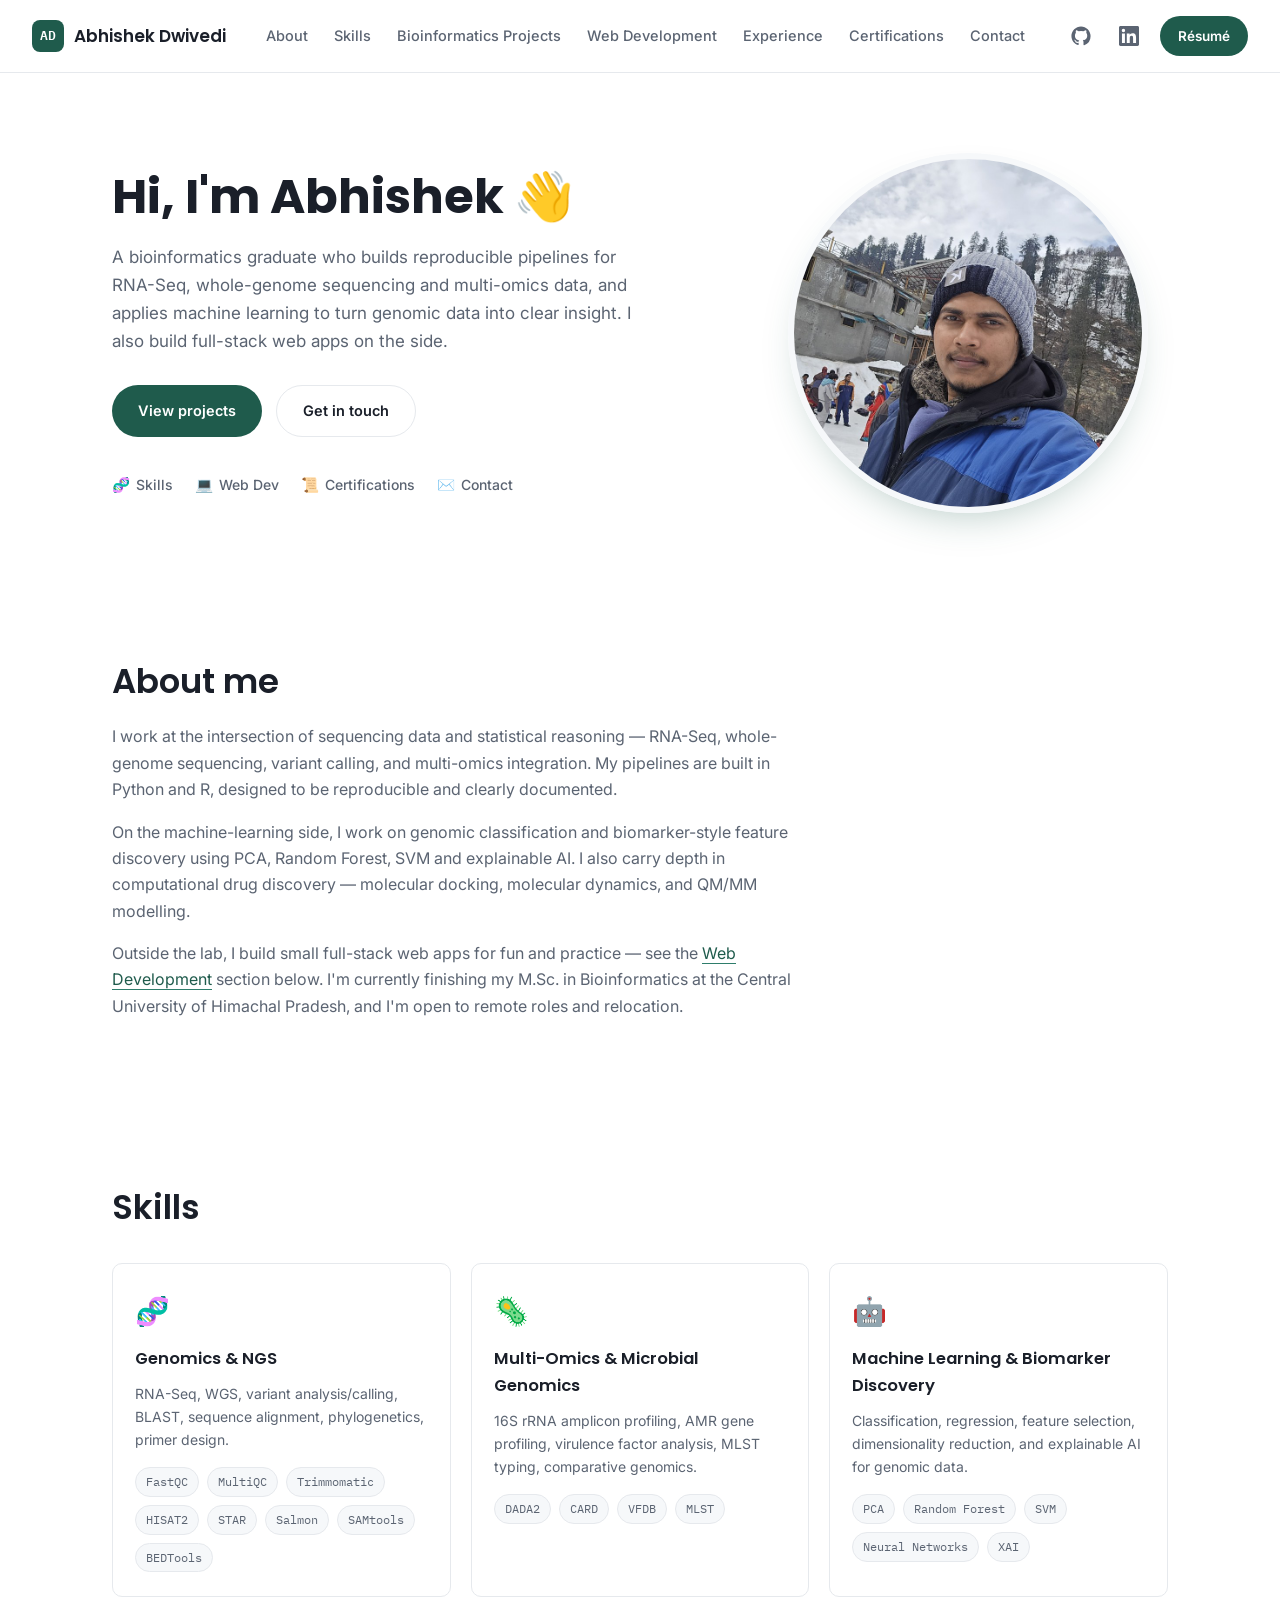
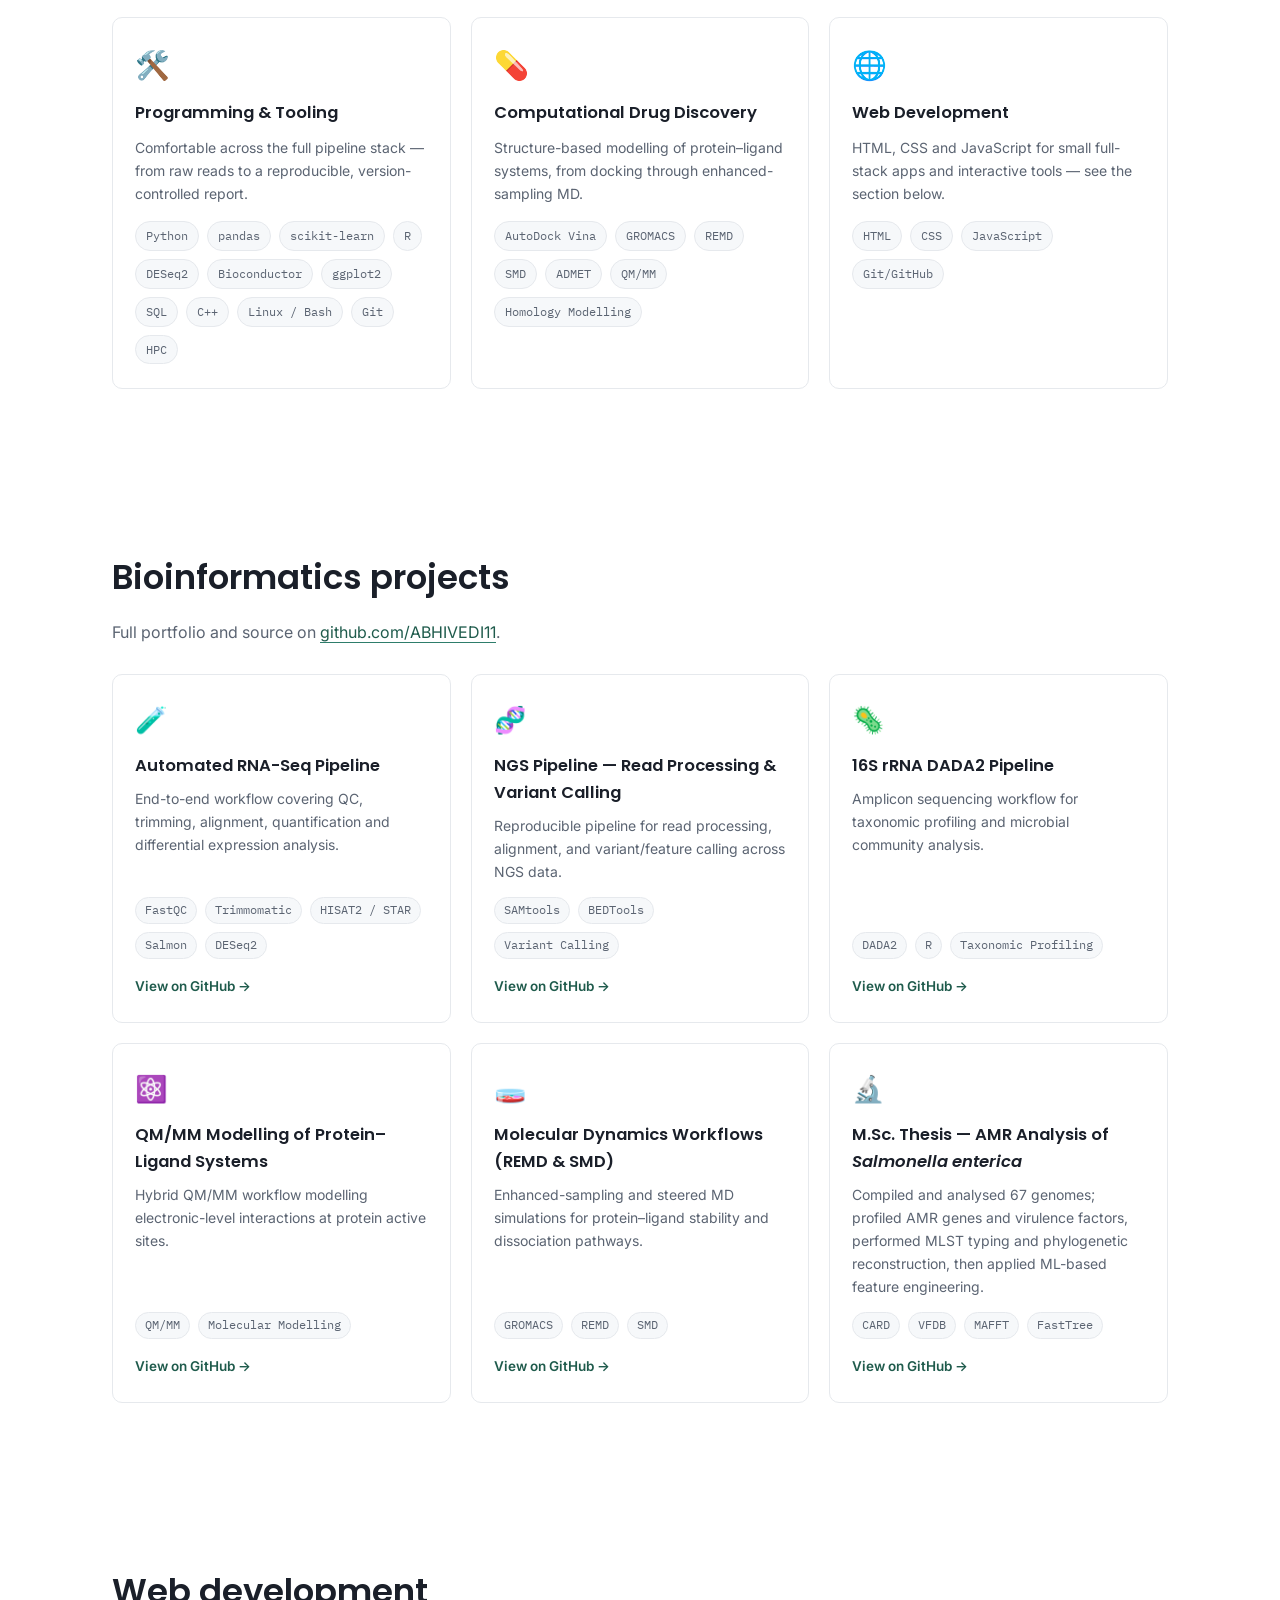
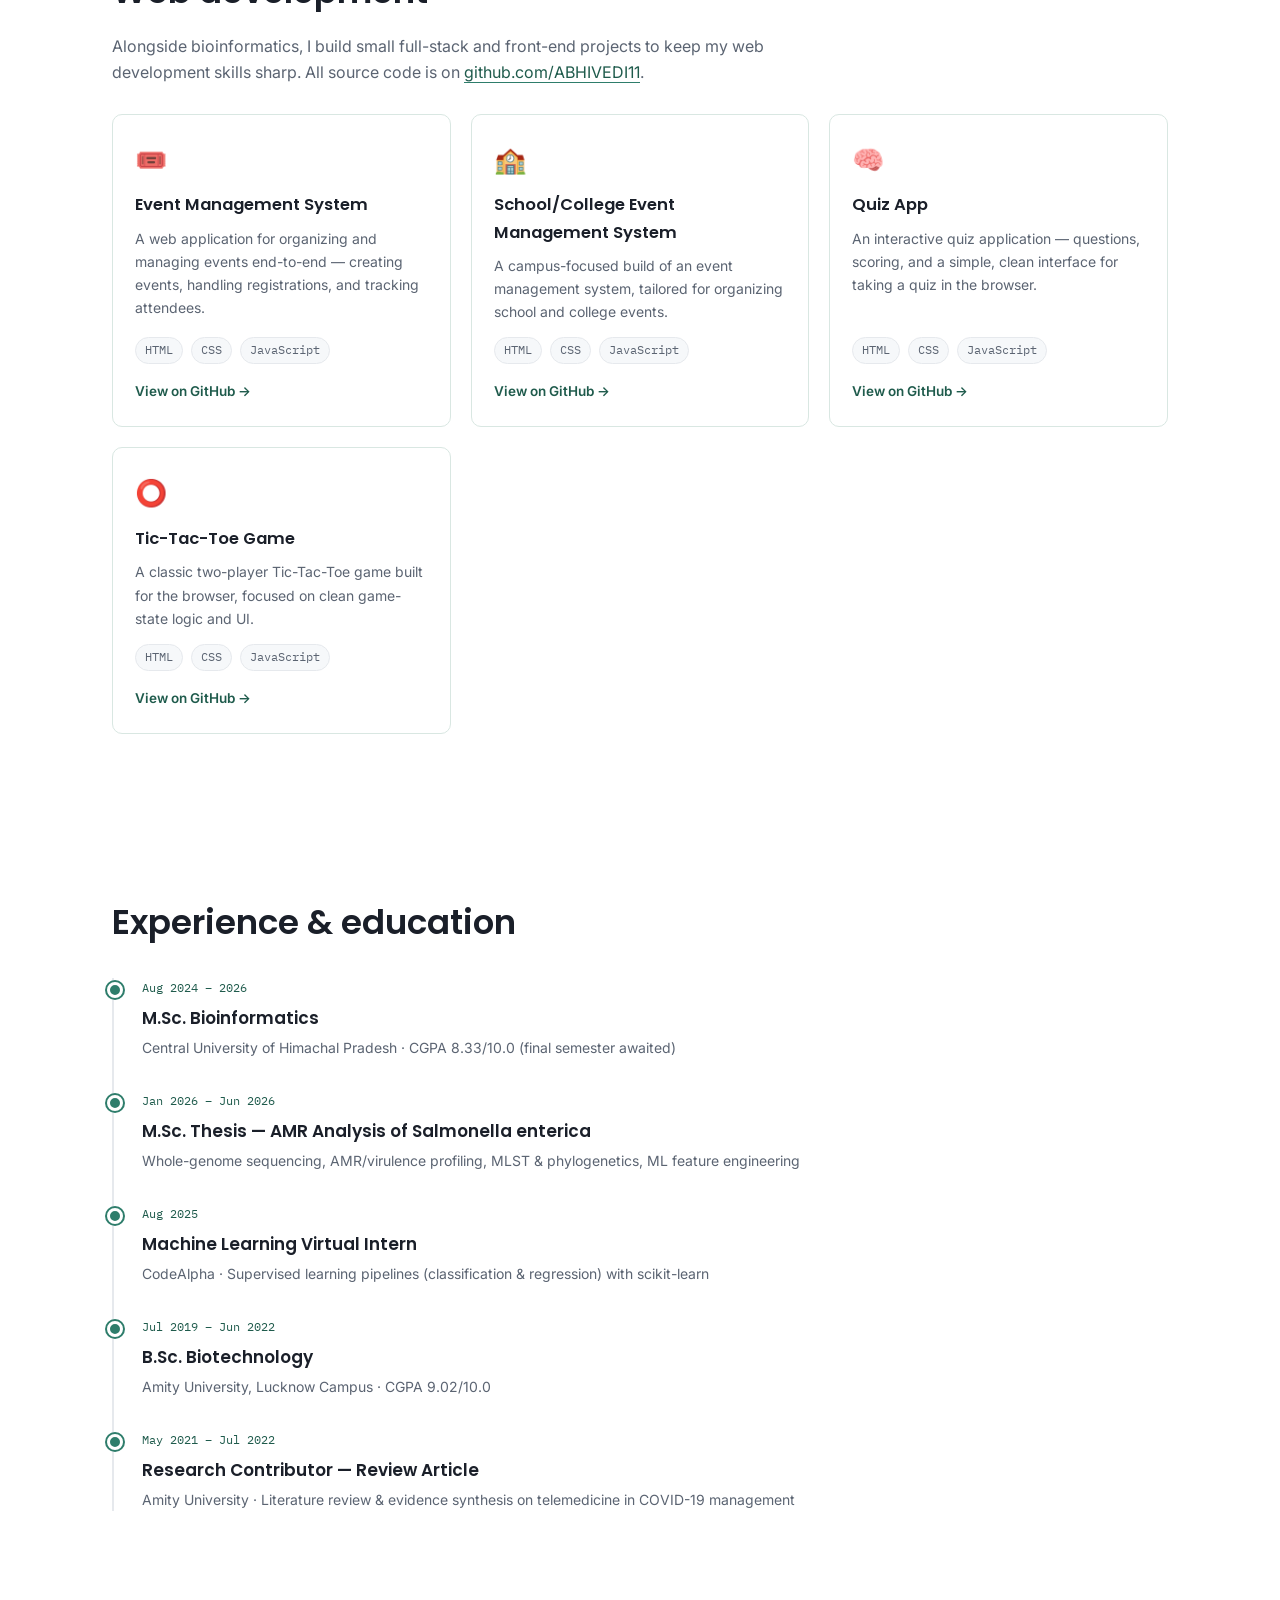
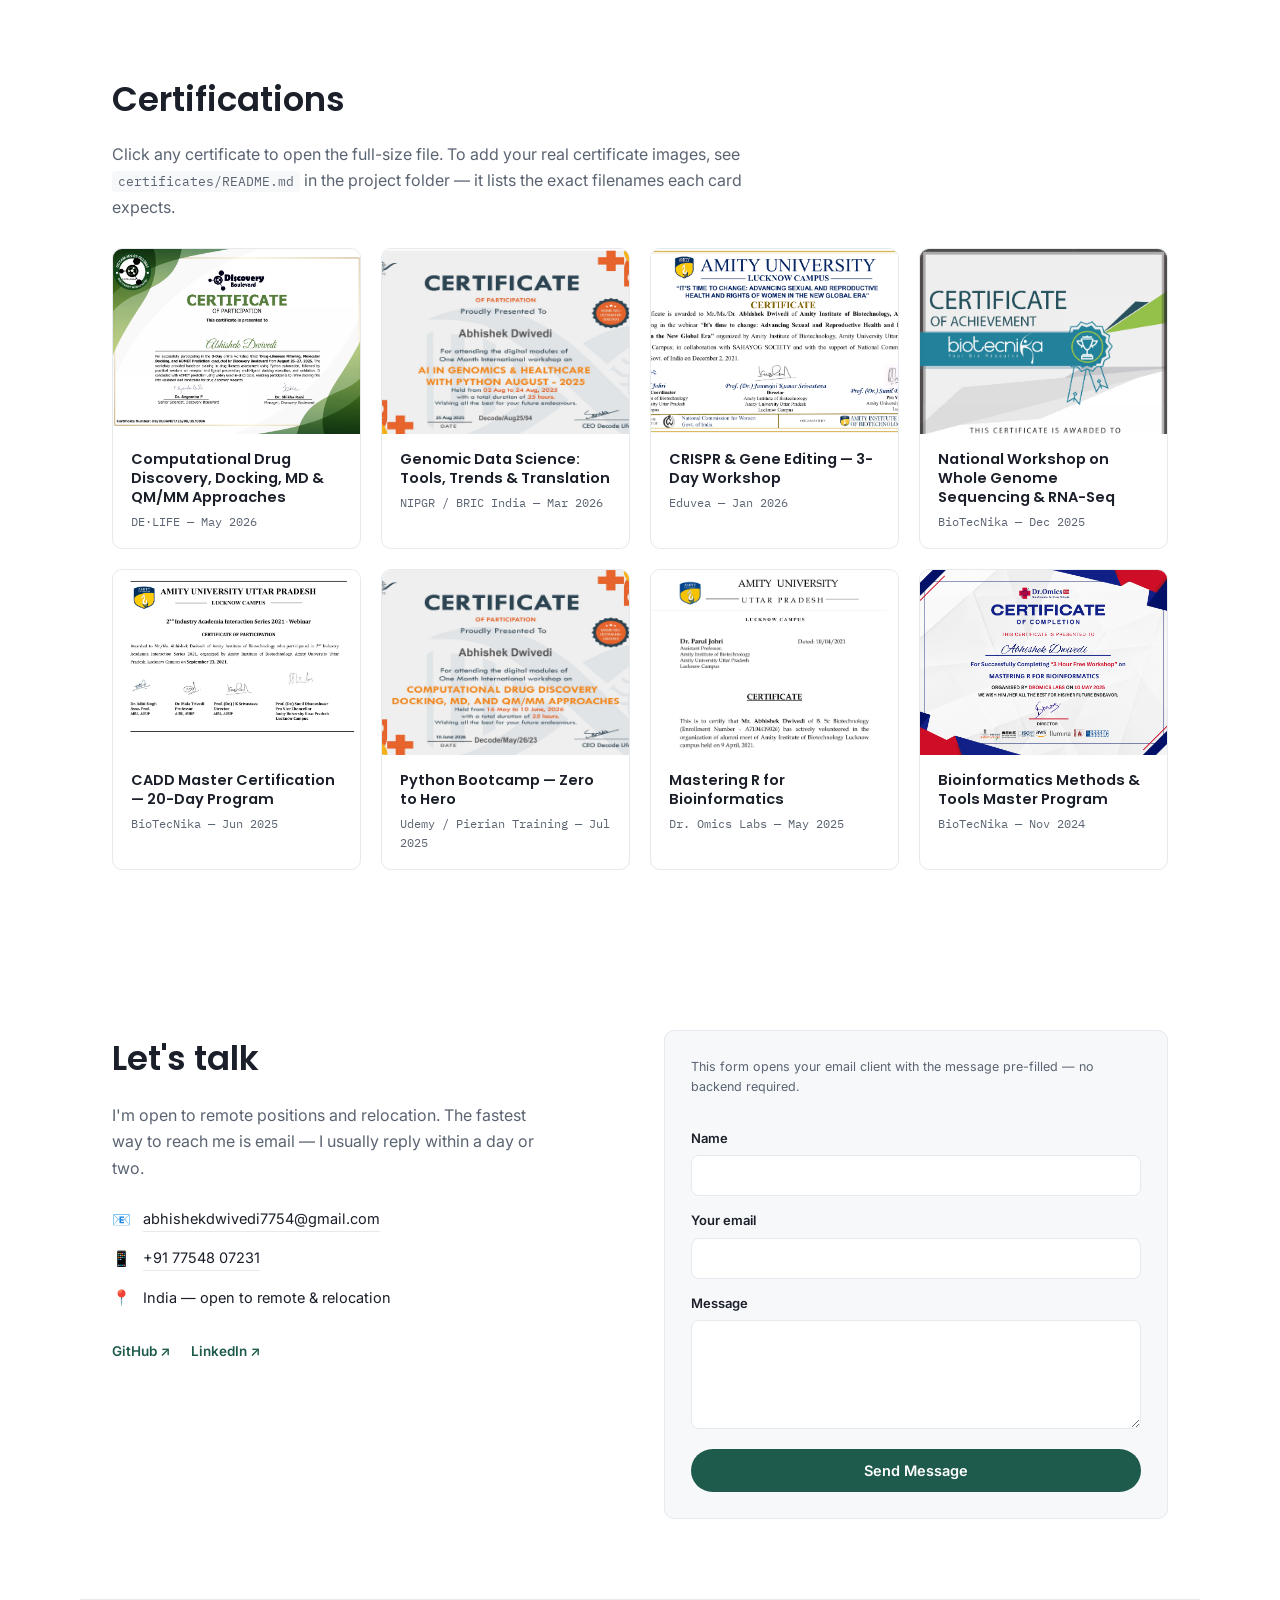
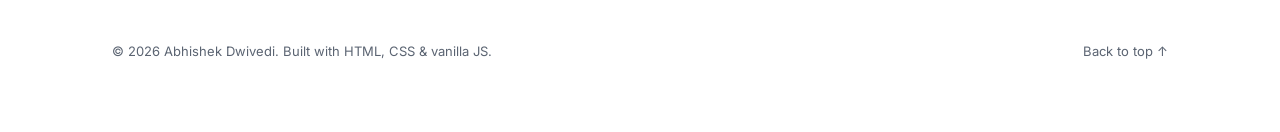
<file: site/index.html>
<!DOCTYPE html>
<html lang="en">
<head>
<meta charset="UTF-8">
<meta name="viewport" content="width=device-width, initial-scale=1.0">
<title>Abhishek Dwivedi — Computational Biologist</title>
<meta name="description" content="Abhishek Dwivedi — Bioinformatics graduate specializing in RNA-Seq, variant analysis, multi-omics integration and ML for genomics.">

<link rel="preconnect" href="https://fonts.googleapis.com">
<link rel="preconnect" href="https://fonts.gstatic.com" crossorigin>
<link href="https://fonts.googleapis.com/css2?family=Poppins:wght@400;500;600;700&family=Inter:wght@400;500;600&family=IBM+Plex+Mono:wght@400;500&display=swap" rel="stylesheet">

<link rel="stylesheet" href="styles.css">
</head>
<body>

<!-- NAVBAR -->
<header class="topbar">
  <a class="brand" href="#top">
    <span class="brand-mark">AD</span>
    <span class="brand-text">Abhishek Dwivedi</span>
  </a>

  <nav class="navlinks" id="navlinks">
    <a href="#about">About</a>
    <a href="#skills">Skills</a>
    <a href="#projects">Bioinformatics Projects</a>
    <a href="#webdev">Web Development</a>
    <a href="#experience">Experience</a>
    <a href="#certifications">Certifications</a>
    <a href="#contact">Contact</a>
  </nav>

  <div class="topbar-actions">
    <a class="icon-link" href="https://github.com/ABHIVEDI11" target="_blank" rel="noopener noreferrer" aria-label="GitHub">
      <svg viewBox="0 0 24 24" width="20" height="20"><path d="M12 .5C5.73.5.5 5.73.5 12c0 5.08 3.29 9.39 7.86 10.9.57.1.78-.25.78-.55v-2.17c-3.2.7-3.87-1.36-3.87-1.36-.53-1.34-1.29-1.7-1.29-1.7-1.06-.72.08-.71.08-.71 1.17.08 1.78 1.2 1.78 1.2 1.04 1.78 2.73 1.27 3.4.97.1-.75.4-1.27.73-1.56-2.55-.29-5.24-1.28-5.24-5.7 0-1.26.45-2.29 1.19-3.1-.12-.29-.52-1.46.11-3.04 0 0 .97-.31 3.18 1.18a11 11 0 0 1 5.79 0c2.2-1.49 3.17-1.18 3.17-1.18.64 1.58.24 2.75.12 3.04.74.81 1.18 1.84 1.18 3.1 0 4.43-2.69 5.41-5.25 5.69.42.36.78 1.08.78 2.18v3.23c0 .3.21.66.79.55A11.5 11.5 0 0 0 23.5 12C23.5 5.73 18.27.5 12 .5Z"/></svg>
    </a>
    <a class="icon-link" href="https://www.linkedin.com/in/abhivedi7754/" target="_blank" rel="noopener noreferrer" aria-label="LinkedIn">
      <svg viewBox="0 0 24 24" width="20" height="20"><path d="M20.45 20.45h-3.55v-5.57c0-1.33-.02-3.04-1.85-3.04-1.85 0-2.14 1.45-2.14 2.94v5.67H9.36V9h3.41v1.56h.05c.48-.9 1.64-1.85 3.38-1.85 3.6 0 4.27 2.37 4.27 5.46v6.28ZM5.34 7.43a2.06 2.06 0 1 1 0-4.12 2.06 2.06 0 0 1 0 4.12ZM7.12 20.45H3.56V9h3.56v11.45ZM22.22 0H1.77C.8 0 0 .78 0 1.75v20.5C0 23.22.8 24 1.77 24h20.45c.98 0 1.78-.78 1.78-1.75V1.75C24 .78 23.2 0 22.22 0Z"/></svg>
    </a>
    <a class="resume-btn" href="Abhishek_Dwivedi_CV_ComputationalBiologist.pdf" target="_blank" rel="noopener noreferrer">Résumé</a>
  </div>

  <button class="menu-toggle" id="menuToggle" aria-label="Toggle menu" aria-expanded="false">
    <span></span><span></span><span></span>
  </button>
</header>

<main id="top">

  <!-- HERO -->
  <section class="hero" id="hero">
    <div class="hero-inner">
      <div class="hero-text">
        <h1>Hi, I'm Abhishek 👋</h1>
        <p class="lede">
          A bioinformatics graduate who builds reproducible pipelines for RNA-Seq, whole-genome sequencing
          and multi-omics data, and applies machine learning to turn genomic data into clear insight.
          I also build full-stack web apps on the side.
        </p>

        <div class="hero-actions">
          <a href="#projects" class="btn btn-primary">View projects</a>
          <a href="#contact" class="btn btn-ghost">Get in touch</a>
        </div>

        <div class="hero-links">
          <a href="#skills"><span class="emoji">🧬</span> Skills</a>
          <a href="#webdev"><span class="emoji">💻</span> Web Dev</a>
          <a href="#certifications"><span class="emoji">📜</span> Certifications</a>
          <a href="#contact"><span class="emoji">✉️</span> Contact</a>
        </div>
      </div>

      <div class="hero-figure">
        <img src="images/profile.jpg" alt="Abhishek Dwivedi" class="hero-photo">
      </div>
    </div>
  </section>

  <!-- ABOUT -->
  <section class="section about" id="about">
    <h2>About me</h2>
    <p class="section-text">
      I work at the intersection of sequencing data and statistical reasoning — RNA-Seq, whole-genome sequencing,
      variant calling, and multi-omics integration. My pipelines are built in Python and R, designed to be
      reproducible and clearly documented.
    </p>
    <p class="section-text">
      On the machine-learning side, I work on genomic classification and biomarker-style feature discovery using
      PCA, Random Forest, SVM and explainable AI. I also carry depth in computational drug discovery — molecular
      docking, molecular dynamics, and QM/MM modelling.
    </p>
    <p class="section-text">
      Outside the lab, I build small full-stack web apps for fun and practice — see the
      <a href="#webdev">Web Development</a> section below. I'm currently finishing my M.Sc. in Bioinformatics
      at the Central University of Himachal Pradesh, and I'm open to remote roles and relocation.
    </p>
  </section>

  <!-- SKILLS -->
  <section class="section skills" id="skills">
    <h2>Skills</h2>

    <div class="skill-groups">

      <article class="skill-card">
        <div class="skill-emoji">🧬</div>
        <h3>Genomics &amp; NGS</h3>
        <p>RNA-Seq, WGS, variant analysis/calling, BLAST, sequence alignment, phylogenetics, primer design.</p>
        <ul class="tag-list">
          <li>FastQC</li><li>MultiQC</li><li>Trimmomatic</li><li>HISAT2</li><li>STAR</li><li>Salmon</li><li>SAMtools</li><li>BEDTools</li>
        </ul>
      </article>

      <article class="skill-card">
        <div class="skill-emoji">🦠</div>
        <h3>Multi-Omics &amp; Microbial Genomics</h3>
        <p>16S rRNA amplicon profiling, AMR gene profiling, virulence factor analysis, MLST typing, comparative genomics.</p>
        <ul class="tag-list">
          <li>DADA2</li><li>CARD</li><li>VFDB</li><li>MLST</li>
        </ul>
      </article>

      <article class="skill-card">
        <div class="skill-emoji">🤖</div>
        <h3>Machine Learning &amp; Biomarker Discovery</h3>
        <p>Classification, regression, feature selection, dimensionality reduction, and explainable AI for genomic data.</p>
        <ul class="tag-list">
          <li>PCA</li><li>Random Forest</li><li>SVM</li><li>Neural Networks</li><li>XAI</li>
        </ul>
      </article>

      <article class="skill-card">
        <div class="skill-emoji">🛠️</div>
        <h3>Programming &amp; Tooling</h3>
        <p>Comfortable across the full pipeline stack — from raw reads to a reproducible, version-controlled report.</p>
        <ul class="tag-list">
          <li>Python</li><li>pandas</li><li>scikit-learn</li><li>R</li><li>DESeq2</li><li>Bioconductor</li><li>ggplot2</li><li>SQL</li><li>C++</li><li>Linux / Bash</li><li>Git</li><li>HPC</li>
        </ul>
      </article>

      <article class="skill-card">
        <div class="skill-emoji">💊</div>
        <h3>Computational Drug Discovery</h3>
        <p>Structure-based modelling of protein–ligand systems, from docking through enhanced-sampling MD.</p>
        <ul class="tag-list">
          <li>AutoDock Vina</li><li>GROMACS</li><li>REMD</li><li>SMD</li><li>ADMET</li><li>QM/MM</li><li>Homology Modelling</li>
        </ul>
      </article>

      <article class="skill-card">
        <div class="skill-emoji">🌐</div>
        <h3>Web Development</h3>
        <p>HTML, CSS and JavaScript for small full-stack apps and interactive tools — see the section below.</p>
        <ul class="tag-list">
          <li>HTML</li><li>CSS</li><li>JavaScript</li><li>Git/GitHub</li>
        </ul>
      </article>

    </div>
  </section>

  <!-- BIOINFORMATICS PROJECTS -->
  <section class="section projects" id="projects">
    <h2>Bioinformatics projects</h2>
    <p class="section-text">
      Full portfolio and source on
      <a href="https://github.com/ABHIVEDI11" target="_blank" rel="noopener noreferrer">github.com/ABHIVEDI11</a>.
    </p>

    <div class="card-grid">

      <article class="project-card">
        <div class="project-card-icon">🧪</div>
        <h3>Automated RNA-Seq Pipeline</h3>
        <p>End-to-end workflow covering QC, trimming, alignment, quantification and differential expression analysis.</p>
        <ul class="tag-list small">
          <li>FastQC</li><li>Trimmomatic</li><li>HISAT2 / STAR</li><li>Salmon</li><li>DESeq2</li>
        </ul>
        <a class="project-link" href="https://github.com/ABHIVEDI11/NGS_PIPELINE" target="_blank" rel="noopener noreferrer">View on GitHub →</a>
      </article>

      <article class="project-card">
        <div class="project-card-icon">🧬</div>
        <h3>NGS Pipeline — Read Processing &amp; Variant Calling</h3>
        <p>Reproducible pipeline for read processing, alignment, and variant/feature calling across NGS data.</p>
        <ul class="tag-list small">
          <li>SAMtools</li><li>BEDTools</li><li>Variant Calling</li>
        </ul>
        <a class="project-link" href="https://github.com/ABHIVEDI11/NGS_PIPELINE" target="_blank" rel="noopener noreferrer">View on GitHub →</a>
      </article>

      <article class="project-card">
        <div class="project-card-icon">🦠</div>
        <h3>16S rRNA DADA2 Pipeline</h3>
        <p>Amplicon sequencing workflow for taxonomic profiling and microbial community analysis.</p>
        <ul class="tag-list small">
          <li>DADA2</li><li>R</li><li>Taxonomic Profiling</li>
        </ul>
        <a class="project-link" href="https://github.com/ABHIVEDI11/Life-Science" target="_blank" rel="noopener noreferrer">View on GitHub →</a>
      </article>

      <article class="project-card">
        <div class="project-card-icon">⚛️</div>
        <h3>QM/MM Modelling of Protein–Ligand Systems</h3>
        <p>Hybrid QM/MM workflow modelling electronic-level interactions at protein active sites.</p>
        <ul class="tag-list small">
          <li>QM/MM</li><li>Molecular Modelling</li>
        </ul>
        <a class="project-link" href="https://github.com/ABHIVEDI11/QM-MM" target="_blank" rel="noopener noreferrer">View on GitHub →</a>
      </article>

      <article class="project-card">
        <div class="project-card-icon">🧫</div>
        <h3>Molecular Dynamics Workflows (REMD &amp; SMD)</h3>
        <p>Enhanced-sampling and steered MD simulations for protein–ligand stability and dissociation pathways.</p>
        <ul class="tag-list small">
          <li>GROMACS</li><li>REMD</li><li>SMD</li>
        </ul>
        <a class="project-link" href="https://github.com/ABHIVEDI11" target="_blank" rel="noopener noreferrer">View on GitHub →</a>
      </article>

      <article class="project-card">
        <div class="project-card-icon">🔬</div>
        <h3>M.Sc. Thesis — AMR Analysis of <em>Salmonella enterica</em></h3>
        <p>Compiled and analysed 67 genomes; profiled AMR genes and virulence factors, performed MLST typing and
          phylogenetic reconstruction, then applied ML-based feature engineering.</p>
        <ul class="tag-list small">
          <li>CARD</li><li>VFDB</li><li>MAFFT</li><li>FastTree</li>
        </ul>
        <a class="project-link" href="https://github.com/ABHIVEDI11" target="_blank" rel="noopener noreferrer">View on GitHub →</a>
      </article>

    </div>
  </section>

  <!-- WEB DEVELOPMENT -->
  <section class="section webdev" id="webdev">
    <h2>Web development</h2>
    <p class="section-text">
      Alongside bioinformatics, I build small full-stack and front-end projects to keep my web development skills
      sharp. All source code is on
      <a href="https://github.com/ABHIVEDI11" target="_blank" rel="noopener noreferrer">github.com/ABHIVEDI11</a>.
    </p>

    <div class="card-grid">

      <article class="project-card webdev-card">
        <div class="project-card-icon">🎟️</div>
        <h3>Event Management System</h3>
        <p>A web application for organizing and managing events end-to-end — creating events, handling registrations,
          and tracking attendees.</p>
        <ul class="tag-list small">
          <li>HTML</li><li>CSS</li><li>JavaScript</li>
        </ul>
        <a class="project-link" href="https://github.com/ABHIVEDI11/event-management-system" target="_blank" rel="noopener noreferrer">View on GitHub →</a>
      </article>

      <article class="project-card webdev-card">
        <div class="project-card-icon">🏫</div>
        <h3>School/College Event Management System</h3>
        <p>A campus-focused build of an event management system, tailored for organizing school and college events.</p>
        <ul class="tag-list small">
          <li>HTML</li><li>CSS</li><li>JavaScript</li>
        </ul>
        <a class="project-link" href="https://github.com/ABHIVEDI11/Project-Building-a-School-College-Event-Management-System" target="_blank" rel="noopener noreferrer">View on GitHub →</a>
      </article>

      <article class="project-card webdev-card">
        <div class="project-card-icon">🧠</div>
        <h3>Quiz App</h3>
        <p>An interactive quiz application — questions, scoring, and a simple, clean interface for taking a quiz
          in the browser.</p>
        <ul class="tag-list small">
          <li>HTML</li><li>CSS</li><li>JavaScript</li>
        </ul>
        <a class="project-link" href="https://github.com/ABHIVEDI11/quiz-app" target="_blank" rel="noopener noreferrer">View on GitHub →</a>
      </article>

      <article class="project-card webdev-card">
        <div class="project-card-icon">⭕</div>
        <h3>Tic-Tac-Toe Game</h3>
        <p>A classic two-player Tic-Tac-Toe game built for the browser, focused on clean game-state logic and UI.</p>
        <ul class="tag-list small">
          <li>HTML</li><li>CSS</li><li>JavaScript</li>
        </ul>
        <a class="project-link" href="https://github.com/ABHIVEDI11/Build-a-Tic-Tac-Toe-Game" target="_blank" rel="noopener noreferrer">View on GitHub →</a>
      </article>

    </div>
  </section>

  <!-- EXPERIENCE & EDUCATION -->
  <section class="section experience" id="experience">
    <h2>Experience &amp; education</h2>

    <div class="timeline">

      <div class="timeline-item">
        <div class="timeline-date">Aug 2024 – 2026</div>
        <div class="timeline-content">
          <h3>M.Sc. Bioinformatics</h3>
          <p class="timeline-org">Central University of Himachal Pradesh · CGPA 8.33/10.0 (final semester awaited)</p>
        </div>
      </div>

      <div class="timeline-item">
        <div class="timeline-date">Jan 2026 – Jun 2026</div>
        <div class="timeline-content">
          <h3>M.Sc. Thesis — AMR Analysis of Salmonella enterica</h3>
          <p class="timeline-org">Whole-genome sequencing, AMR/virulence profiling, MLST &amp; phylogenetics, ML feature engineering</p>
        </div>
      </div>

      <div class="timeline-item">
        <div class="timeline-date">Aug 2025</div>
        <div class="timeline-content">
          <h3>Machine Learning Virtual Intern</h3>
          <p class="timeline-org">CodeAlpha · Supervised learning pipelines (classification &amp; regression) with scikit-learn</p>
        </div>
      </div>

      <div class="timeline-item">
        <div class="timeline-date">Jul 2019 – Jun 2022</div>
        <div class="timeline-content">
          <h3>B.Sc. Biotechnology</h3>
          <p class="timeline-org">Amity University, Lucknow Campus · CGPA 9.02/10.0</p>
        </div>
      </div>

      <div class="timeline-item">
        <div class="timeline-date">May 2021 – Jul 2022</div>
        <div class="timeline-content">
          <h3>Research Contributor — Review Article</h3>
          <p class="timeline-org">Amity University · Literature review &amp; evidence synthesis on telemedicine in COVID-19 management</p>
        </div>
      </div>

    </div>
  </section>

  <!-- CERTIFICATIONS -->
  <section class="section certifications" id="certifications">
    <h2>Certifications</h2>
    <p class="section-text">
      Click any certificate to open the full-size file. To add your real certificate images, see
      <code>certificates/README.md</code> in the project folder — it lists the exact filenames each card expects.
    </p>

    <div class="cert-grid" id="certGrid">
      <!--
        HOW THIS WORKS:
        Each card below points to an image at certificates/<name>.png (a JPG/PNG preview)
        AND a "full file" link at certificates/<name>.pdf (or .jpg/.png) for the original.
        Run the included convert-certificates script (see certificates/README.md) after
        dropping your real files in - it auto-generates the .png preview from your PDF/image
        so the certificate is visible directly on the page, not just a link.
        Until a preview image exists, the card shows a placeholder icon instead.
      -->
      <a class="cert-card" href="certificates/computational-drug-discovery.pdf" target="_blank" rel="noopener noreferrer" data-cert data-preview="certificates/computational-drug-discovery.png">
        <div class="cert-thumb">
          <img data-cert-img src="certificates/computational-drug-discovery.png" alt="Computational Drug Discovery certificate">
          <div class="cert-thumb-fallback">📜</div>
        </div>
        <div class="cert-info">
          <h3>Computational Drug Discovery, Docking, MD &amp; QM/MM Approaches</h3>
          <p>DE·LIFE — May 2026</p>
        </div>
      </a>

      <a class="cert-card" href="certificates/genomic-data-science.pdf" target="_blank" rel="noopener noreferrer" data-cert data-preview="certificates/genomic-data-science.png">
        <div class="cert-thumb">
          <img data-cert-img src="certificates/genomic-data-science.png" alt="Genomic Data Science certificate">
          <div class="cert-thumb-fallback">📜</div>
        </div>
        <div class="cert-info">
          <h3>Genomic Data Science: Tools, Trends &amp; Translation</h3>
          <p>NIPGR / BRIC India — Mar 2026</p>
        </div>
      </a>

      <a class="cert-card" href="certificates/crispr-gene-editing.pdf" target="_blank" rel="noopener noreferrer" data-cert data-preview="certificates/crispr-gene-editing.png">
        <div class="cert-thumb">
          <img data-cert-img src="certificates/crispr-gene-editing.png" alt="CRISPR and Gene Editing certificate">
          <div class="cert-thumb-fallback">📜</div>
        </div>
        <div class="cert-info">
          <h3>CRISPR &amp; Gene Editing — 3-Day Workshop</h3>
          <p>Eduvea — Jan 2026</p>
        </div>
      </a>

      <a class="cert-card" href="certificates/wgs-rnaseq-workshop.pdf" target="_blank" rel="noopener noreferrer" data-cert data-preview="certificates/wgs-rnaseq-workshop.png">
        <div class="cert-thumb">
          <img data-cert-img src="certificates/wgs-rnaseq-workshop.png" alt="WGS and RNA-Seq workshop certificate">
          <div class="cert-thumb-fallback">📜</div>
        </div>
        <div class="cert-info">
          <h3>National Workshop on Whole Genome Sequencing &amp; RNA-Seq</h3>
          <p>BioTecNika — Dec 2025</p>
        </div>
      </a>

      <a class="cert-card" href="certificates/cadd-master.pdf" target="_blank" rel="noopener noreferrer" data-cert data-preview="certificates/cadd-master.png">
        <div class="cert-thumb">
          <img data-cert-img src="certificates/cadd-master.png" alt="CADD Master Certification">
          <div class="cert-thumb-fallback">📜</div>
        </div>
        <div class="cert-info">
          <h3>CADD Master Certification — 20-Day Program</h3>
          <p>BioTecNika — Jun 2025</p>
        </div>
      </a>

      <a class="cert-card" href="certificates/python-bootcamp.pdf" target="_blank" rel="noopener noreferrer" data-cert data-preview="certificates/python-bootcamp.png">
        <div class="cert-thumb">
          <img data-cert-img src="certificates/python-bootcamp.png" alt="Python Bootcamp certificate">
          <div class="cert-thumb-fallback">📜</div>
        </div>
        <div class="cert-info">
          <h3>Python Bootcamp — Zero to Hero</h3>
          <p>Udemy / Pierian Training — Jul 2025</p>
        </div>
      </a>

      <a class="cert-card" href="certificates/r-for-bioinformatics.pdf" target="_blank" rel="noopener noreferrer" data-cert data-preview="certificates/r-for-bioinformatics.png">
        <div class="cert-thumb">
          <img data-cert-img src="certificates/r-for-bioinformatics.png" alt="Mastering R for Bioinformatics certificate">
          <div class="cert-thumb-fallback">📜</div>
        </div>
        <div class="cert-info">
          <h3>Mastering R for Bioinformatics</h3>
          <p>Dr. Omics Labs — May 2025</p>
        </div>
      </a>

      <a class="cert-card" href="certificates/bioinformatics-methods-tools.pdf" target="_blank" rel="noopener noreferrer" data-cert data-preview="certificates/bioinformatics-methods-tools.png">
        <div class="cert-thumb">
          <img data-cert-img src="certificates/bioinformatics-methods-tools.png" alt="Bioinformatics Methods and Tools certificate">
          <div class="cert-thumb-fallback">📜</div>
        </div>
        <div class="cert-info">
          <h3>Bioinformatics Methods &amp; Tools Master Program</h3>
          <p>BioTecNika — Nov 2024</p>
        </div>
      </a>
    </div>
  </section>

  <!-- CONTACT -->
  <section class="section contact" id="contact">
    <div class="contact-grid">
      <div class="contact-text">
        <h2>Let's talk</h2>
        <p>
          I'm open to remote positions and relocation. The fastest way to reach me is email —
          I usually reply within a day or two.
        </p>
        <ul class="contact-list">
          <li>
            <span class="emoji">📧</span>
            <a href="mailto:abhishekdwivedi7754@gmail.com">abhishekdwivedi7754@gmail.com</a>
          </li>
          <li>
            <span class="emoji">📱</span>
            <a href="tel:+917754807231">+91 77548 07231</a>
          </li>
          <li>
            <span class="emoji">📍</span>
            <span>India — open to remote &amp; relocation</span>
          </li>
        </ul>

        <div class="contact-social">
          <a href="https://github.com/ABHIVEDI11" target="_blank" rel="noopener noreferrer">GitHub ↗</a>
          <a href="https://www.linkedin.com/in/abhivedi7754/" target="_blank" rel="noopener noreferrer">LinkedIn ↗</a>
        </div>
      </div>

      <form class="contact-form" id="contactForm">
        <p class="form-note">This form opens your email client with the message pre-filled — no backend required.</p>
        <label for="name">Name</label>
        <input type="text" id="name" name="name" required>

        <label for="email">Your email</label>
        <input type="email" id="email" name="email" required>

        <label for="message">Message</label>
        <textarea id="message" name="message" rows="5" required></textarea>

        <button type="submit">Send Message</button>
      </form>
    </div>
  </section>

</main>

<footer class="site-footer">
  <p>&copy; <span id="year"></span> Abhishek Dwivedi. Built with HTML, CSS &amp; vanilla JS.</p>
  <a href="#top" class="back-to-top">Back to top ↑</a>
</footer>

<script src="script.js"></script>
</body>
</html>
</file>
<file: site/styles.css>
/* =========================================================
   ABHISHEK DWIVEDI — PORTFOLIO STYLESHEET (v2)
   Simple, light, easy-to-scan layout. No heavy "designed"
   motifs — clean cards, soft accent color, generous spacing.
   ========================================================= */

:root{
  --bg:         #FFFFFF;
  --bg-soft:    #F6F8FA;
  --ink:        #1A1F29;
  --ink-soft:   #5B6472;
  --accent:     #2E7D6B;
  --accent-deep:#1F5B4C;
  --line:       #E6E9ED;
  --card:       #FFFFFF;

  --display: "Poppins", "Inter", -apple-system, sans-serif;
  --sans:    "Inter", -apple-system, BlinkMacSystemFont, "Segoe UI", sans-serif;
  --mono:    "IBM Plex Mono", "SFMono-Regular", Consolas, monospace;

  --maxw: 1120px;
  --radius: 10px;
}

*{ box-sizing: border-box; }
html{ scroll-behavior: smooth; overflow-x: hidden; }

body{
  margin:0;
  background: var(--bg);
  color: var(--ink);
  font-family: var(--sans);
  font-size: 16px;
  line-height: 1.65;
  -webkit-font-smoothing: antialiased;
}

img{ max-width:100%; display:block; }
a{ color: inherit; text-decoration:none; }
::selection{ background: var(--accent); color: #fff; }
:focus-visible{ outline: 2px solid var(--accent); outline-offset: 3px; }

.emoji{ font-size: 1.05em; }

/* ---------- layout helpers ---------- */
.section{
  max-width: var(--maxw);
  margin: 0 auto;
  padding: 80px 32px;
  scroll-margin-top: 76px;
}
.section h2{
  font-family: var(--display);
  font-size: clamp(26px, 3.2vw, 34px);
  font-weight: 600;
  margin: 0 0 14px;
}
.section-text{
  margin: 0 0 16px;
  max-width: 680px;
  color: var(--ink-soft);
}
.section-text a{ color: var(--accent-deep); border-bottom: 1px solid var(--accent); }
.section-text code{
  font-family: var(--mono);
  background: var(--bg-soft);
  padding: 2px 6px;
  border-radius: 4px;
  font-size: 13px;
}

/* =========================================================
   TOPBAR
   ========================================================= */
.topbar{
  position: sticky;
  top:0;
  z-index: 50;
  display:flex;
  align-items:center;
  justify-content: space-between;
  padding: 16px 32px;
  background: rgba(255,255,255,0.92);
  backdrop-filter: blur(8px);
  border-bottom: 1px solid var(--line);
}
.brand{ display:flex; align-items:center; gap:10px; }
.brand-mark{
  font-family: var(--mono);
  background: var(--accent-deep);
  color: #fff;
  width: 32px; height:32px;
  display:flex; align-items:center; justify-content:center;
  border-radius: 8px;
  font-size: 13px;
  font-weight: 600;
}
.brand-text{
  font-family: var(--display);
  font-weight: 600;
  font-size: 17px;
}
.navlinks{ display:flex; gap: 26px; }
.navlinks a{
  font-size: 14.5px;
  color: var(--ink-soft);
  font-weight: 500;
}
.navlinks a:hover{ color: var(--accent-deep); }

.topbar-actions{ display:flex; align-items:center; gap:14px; }
.icon-link{
  width:34px; height:34px;
  display:flex; align-items:center; justify-content:center;
  border-radius: 50%;
  color: var(--ink-soft);
  transition: background .15s ease, color .15s ease;
}
.icon-link:hover{ background: var(--bg-soft); color: var(--ink); }
.icon-link svg{ fill: currentColor; }

.resume-btn{
  font-family: var(--sans);
  font-weight: 600;
  font-size: 13.5px;
  background: var(--accent-deep);
  color: #fff;
  padding: 9px 18px;
  border-radius: 999px;
  transition: background .15s ease;
}
.resume-btn:hover{ background: var(--accent); }

.menu-toggle{
  display:none;
  flex-direction: column;
  gap:5px;
  background:none;
  border:none;
  cursor:pointer;
  padding: 8px;
}
.menu-toggle span{ width: 22px; height: 2px; background: var(--ink); display:block; }

/* =========================================================
   HERO
   ========================================================= */
.hero{
  max-width: var(--maxw);
  margin: 0 auto;
  padding: 80px 32px 60px;
}
.hero-inner{
  display:grid;
  grid-template-columns: 1.2fr 0.8fr;
  gap: 56px;
  align-items: center;
}
.hero h1{
  font-family: var(--display);
  font-size: clamp(32px, 4.6vw, 48px);
  line-height: 1.15;
  font-weight: 700;
  margin: 0 0 18px;
}
.lede{
  font-size: 17px;
  color: var(--ink-soft);
  max-width: 540px;
  margin: 0 0 30px;
}
.hero-actions{ display:flex; gap:14px; margin-bottom: 36px; flex-wrap: wrap; }
.btn{
  display:inline-flex;
  align-items:center;
  gap:8px;
  font-family: var(--sans);
  font-weight: 600;
  font-size: 14.5px;
  padding: 13px 26px;
  border-radius: 999px;
  transition: transform .15s ease, background .15s ease;
}
.btn-primary{ background: var(--accent-deep); color: #fff; }
.btn-primary:hover{ background: var(--accent); transform: translateY(-1px); }
.btn-ghost{ border: 1.4px solid var(--line); color: var(--ink); }
.btn-ghost:hover{ border-color: var(--accent); color: var(--accent-deep); transform: translateY(-1px); }

.hero-links{ display:flex; gap: 22px; flex-wrap: wrap; }
.hero-links a{
  font-size: 14px;
  font-weight: 500;
  color: var(--ink-soft);
  display:flex; align-items:center; gap:6px;
}
.hero-links a:hover{ color: var(--accent-deep); }

.hero-figure{ display:flex; justify-content:center; }
.hero-photo{
  width: 100%;
  max-width: 360px;
  aspect-ratio: 1/1;
  object-fit: cover;
  border-radius: 50%;
  border: 6px solid var(--bg-soft);
  box-shadow: 0 18px 40px -18px rgba(31,91,76,0.35);
}

/* =========================================================
   ABOUT
   ========================================================= */
.about p:last-of-type{ margin-bottom: 0; }

/* =========================================================
   SKILLS
   ========================================================= */
.skill-groups{
  display:grid;
  grid-template-columns: repeat(auto-fit, minmax(280px, 1fr));
  gap: 20px;
  margin-top: 28px;
}
.skill-card{
  background: var(--card);
  border: 1px solid var(--line);
  border-radius: var(--radius);
  padding: 24px 22px;
  transition: border-color .15s ease, transform .15s ease, box-shadow .15s ease;
}
.skill-card:hover{
  border-color: var(--accent);
  transform: translateY(-3px);
  box-shadow: 0 12px 24px -16px rgba(0,0,0,0.18);
}
.skill-emoji{ font-size: 28px; margin-bottom: 10px; }
.skill-card h3{
  font-family: var(--display);
  font-size: 16.5px;
  font-weight: 600;
  margin: 0 0 10px;
}
.skill-card p{
  font-size: 14px;
  color: var(--ink-soft);
  margin: 0 0 16px;
}

.tag-list{
  list-style:none;
  display:flex;
  flex-wrap:wrap;
  gap: 8px;
  margin:0; padding:0;
}
.tag-list li{
  font-family: var(--mono);
  font-size: 12px;
  background: var(--bg-soft);
  border: 1px solid var(--line);
  color: var(--ink-soft);
  padding: 4px 10px;
  border-radius: 999px;
}
.tag-list.small li{ font-size: 11.5px; padding: 3px 9px; }

/* =========================================================
   PROJECT / WEBDEV CARDS
   ========================================================= */
.card-grid{
  display:grid;
  grid-template-columns: repeat(auto-fit, minmax(280px, 1fr));
  gap: 20px;
  margin-top: 28px;
}
.project-card{
  background: var(--card);
  border: 1px solid var(--line);
  border-radius: var(--radius);
  padding: 24px 22px;
  display:flex;
  flex-direction: column;
  transition: border-color .15s ease, transform .15s ease, box-shadow .15s ease;
}
.project-card:hover{
  border-color: var(--accent);
  transform: translateY(-3px);
  box-shadow: 0 12px 24px -16px rgba(0,0,0,0.18);
}
.project-card-icon{ font-size: 26px; margin-bottom: 10px; }
.project-card h3{
  font-family: var(--display);
  font-size: 16.5px;
  font-weight: 600;
  margin: 0 0 8px;
}
.project-card p{
  font-size: 14px;
  color: var(--ink-soft);
  margin: 0 0 14px;
  flex-grow: 1;
}
.project-card .tag-list{ margin-bottom: 16px; }
.project-link{
  font-size: 13.5px;
  font-weight: 600;
  color: var(--accent-deep);
  align-self: flex-start;
}
.project-link:hover{ text-decoration: underline; }

.webdev-card{ border-color: #D9E7E2; }

/* =========================================================
   EXPERIENCE / TIMELINE
   ========================================================= */
.timeline{
  position: relative;
  padding-left: 28px;
  border-left: 2px solid var(--line);
  margin-top: 28px;
}
.timeline-item{ position: relative; padding-bottom: 32px; }
.timeline-item:last-child{ padding-bottom: 0; }
.timeline-item::before{
  content:"";
  position:absolute;
  left: -35px;
  top: 4px;
  width: 10px; height:10px;
  border-radius:50%;
  background: var(--accent);
  border: 3px solid var(--bg);
  box-shadow: 0 0 0 2px var(--accent);
}
.timeline-date{
  font-family: var(--mono);
  font-size: 12px;
  color: var(--accent-deep);
  margin-bottom: 6px;
}
.timeline-content h3{
  font-family: var(--display);
  font-size: 17px;
  font-weight: 600;
  margin: 0 0 4px;
}
.timeline-org{ font-size: 14px; color: var(--ink-soft); margin:0; }

/* =========================================================
   CERTIFICATIONS
   ========================================================= */
.cert-grid{
  display:grid;
  grid-template-columns: repeat(auto-fit, minmax(240px, 1fr));
  gap: 20px;
  margin-top: 28px;
}
.cert-card{
  display:block;
  background: var(--card);
  border: 1px solid var(--line);
  border-radius: var(--radius);
  overflow: hidden;
  transition: border-color .15s ease, transform .15s ease, box-shadow .15s ease;
}
.cert-card:hover{
  border-color: var(--accent);
  transform: translateY(-3px);
  box-shadow: 0 12px 24px -16px rgba(0,0,0,0.18);
}
.cert-thumb{
  position: relative;
  width: 100%;
  aspect-ratio: 4/3;
  background: var(--bg-soft);
  display:flex;
  align-items:center;
  justify-content:center;
  overflow: hidden;
}
.cert-thumb img{
  width:100%; height:100%;
  object-fit: cover;
  object-position: top center;
}
.cert-thumb-fallback{
  font-size: 34px;
  display:none;
}
/* JS adds .no-preview to the thumb when the image fails to load */
.cert-thumb.no-preview img{ display:none; }
.cert-thumb.no-preview .cert-thumb-fallback{ display:block; }

.cert-info{ padding: 16px 18px; }
.cert-info h3{
  font-family: var(--display);
  font-size: 14.5px;
  font-weight: 600;
  margin: 0 0 6px;
  line-height: 1.3;
}
.cert-info p{
  font-family: var(--mono);
  font-size: 11.5px;
  color: var(--ink-soft);
  margin: 0;
}

/* =========================================================
   CONTACT
   ========================================================= */
.contact-grid{
  display:grid;
  grid-template-columns: 1fr 1fr;
  gap: 48px;
}
.contact-text h2{ margin-bottom: 16px; }
.contact-text p{ color: var(--ink-soft); max-width: 440px; margin: 0 0 26px; }
.contact-list{
  list-style:none;
  margin:0 0 30px; padding:0;
  display:flex; flex-direction:column; gap:14px;
}
.contact-list li{ display:flex; align-items:center; gap:12px; font-size: 14.5px; }
.contact-list a{ border-bottom: 1px solid var(--line); }
.contact-list a:hover{ border-color: var(--accent-deep); color: var(--accent-deep); }

.contact-social{ display:flex; gap: 20px; }
.contact-social a{ font-weight: 600; font-size: 13.5px; color: var(--accent-deep); }
.contact-social a:hover{ text-decoration: underline; }

.contact-form{
  background: var(--bg-soft);
  border: 1px solid var(--line);
  border-radius: var(--radius);
  padding: 26px;
  display:flex;
  flex-direction:column;
}
.form-note{ font-size: 12.5px; color: var(--ink-soft); margin: 0 0 16px; }
.contact-form label{ font-size: 13px; font-weight: 600; margin-bottom: 6px; margin-top: 14px; }
.contact-form input,
.contact-form textarea{
  font-family: var(--sans);
  font-size: 14.5px;
  padding: 11px 13px;
  border: 1.2px solid var(--line);
  border-radius: 8px;
  background: var(--bg);
  color: var(--ink);
  resize: vertical;
}
.contact-form input:focus,
.contact-form textarea:focus{ border-color: var(--accent); }
.contact-form button{
  margin-top: 20px;
  background: var(--accent-deep);
  color: #fff;
  font-family: var(--sans);
  font-weight: 600;
  font-size: 14.5px;
  padding: 13px 20px;
  border: none;
  border-radius: 999px;
  cursor: pointer;
  transition: background .15s ease;
}
.contact-form button:hover{ background: var(--accent); }

/* =========================================================
   FOOTER
   ========================================================= */
.site-footer{
  max-width: var(--maxw);
  margin: 0 auto;
  padding: 28px 32px 56px;
  display:flex;
  justify-content: space-between;
  align-items:center;
  font-size: 13px;
  color: var(--ink-soft);
  border-top: 1px solid var(--line);
}
.back-to-top:hover{ color: var(--accent-deep); }

/* =========================================================
   RESPONSIVE
   ========================================================= */
@media (max-width: 900px){
  .hero-inner{ grid-template-columns: 1fr; text-align:center; }
  .hero-figure{ order: -1; }
  .hero-actions, .hero-links{ justify-content: center; }
  .lede{ margin-left:auto; margin-right:auto; }
  .contact-grid{ grid-template-columns: 1fr; }
  .navlinks{ display:none; }
}

@media (max-width: 720px){
  .topbar{ padding: 14px 20px; }
  .topbar-actions .resume-btn{ display:none; }
  .menu-toggle{ display:flex; }
  .navlinks{
    display:flex;
    position: absolute;
    top: 100%;
    left:0; right:0;
    flex-direction: column;
    background: var(--bg);
    border-bottom: 1px solid var(--line);
    padding: 12px 24px 20px;
    gap: 14px;
    transform: translateY(-8px);
    opacity:0;
    pointer-events:none;
    transition: opacity .15s ease, transform .15s ease;
  }
  .navlinks.open{ opacity:1; transform: translateY(0); pointer-events:auto; }
  .section{ padding: 56px 20px; }
  .hero{ padding: 48px 20px 32px; }
}

@media (prefers-reduced-motion: reduce){
  *{ scroll-behavior: auto !important; transition: none !important; }
}
</file>
